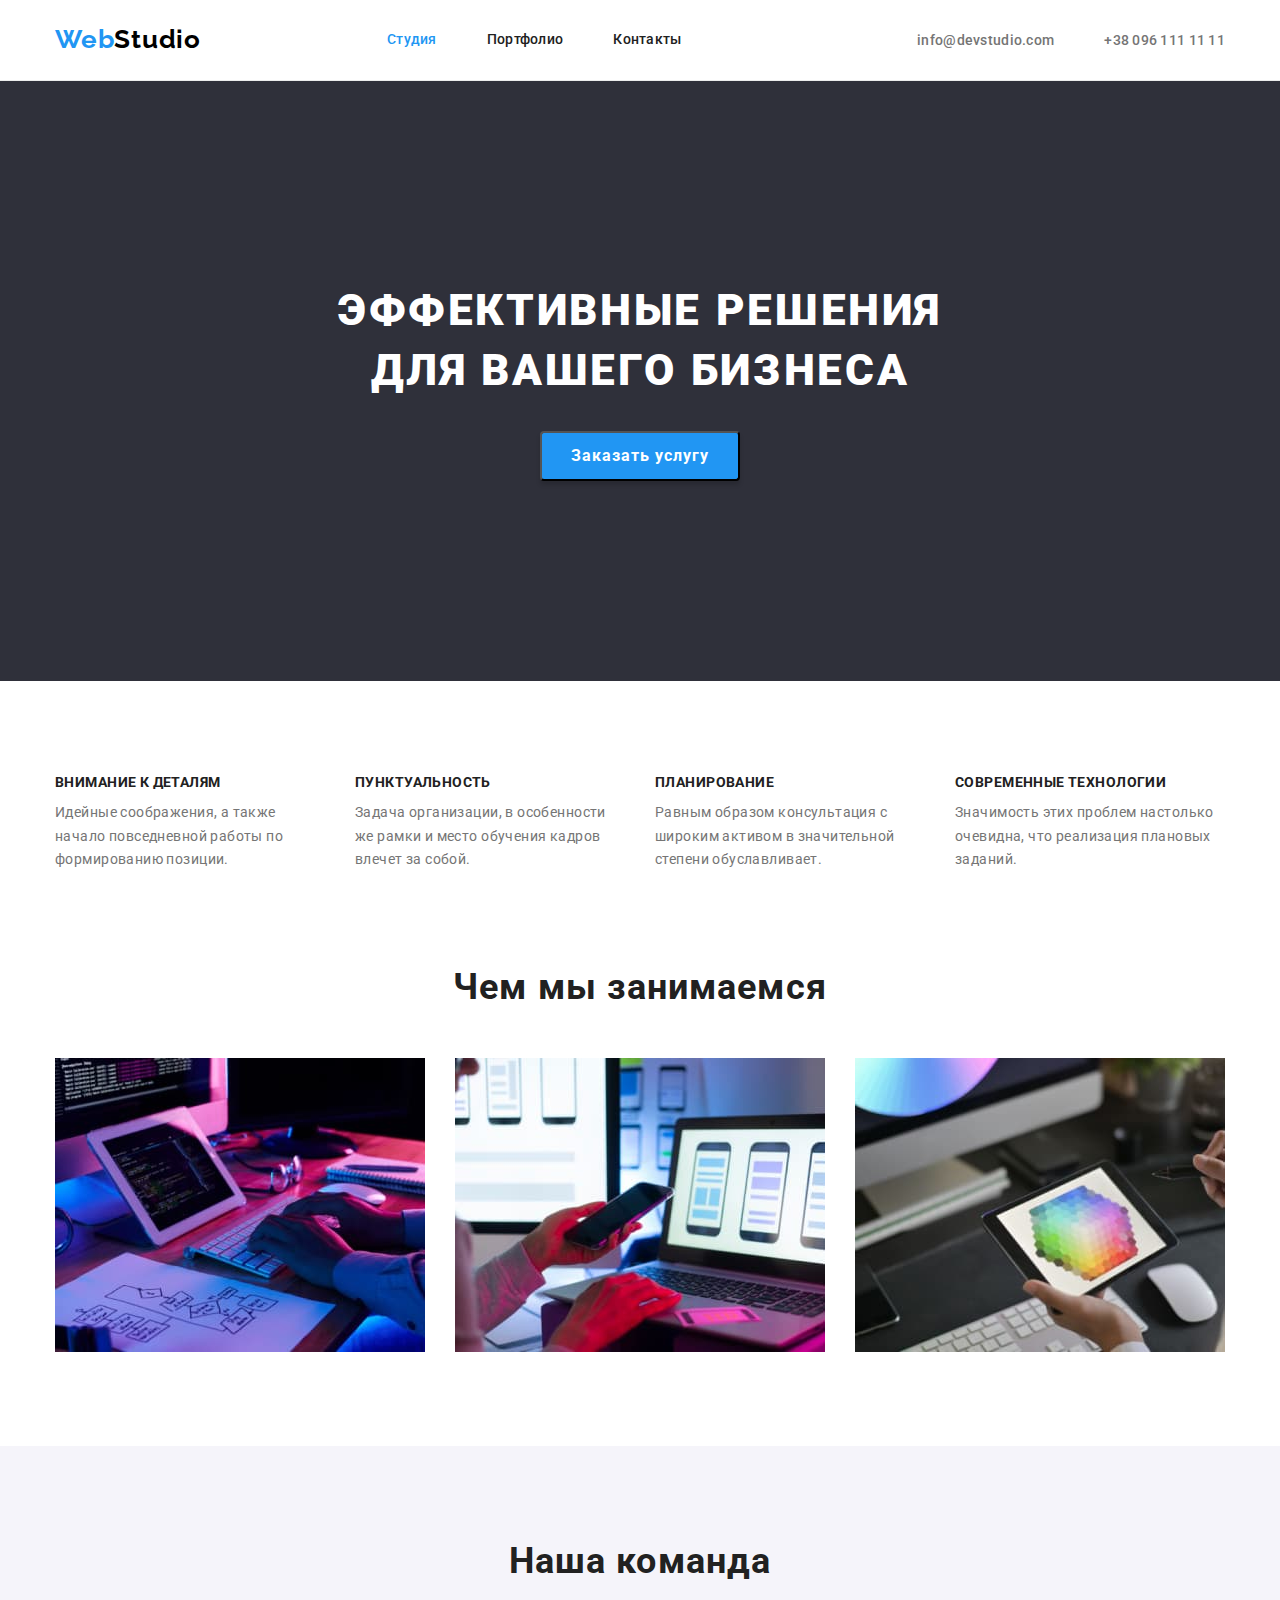
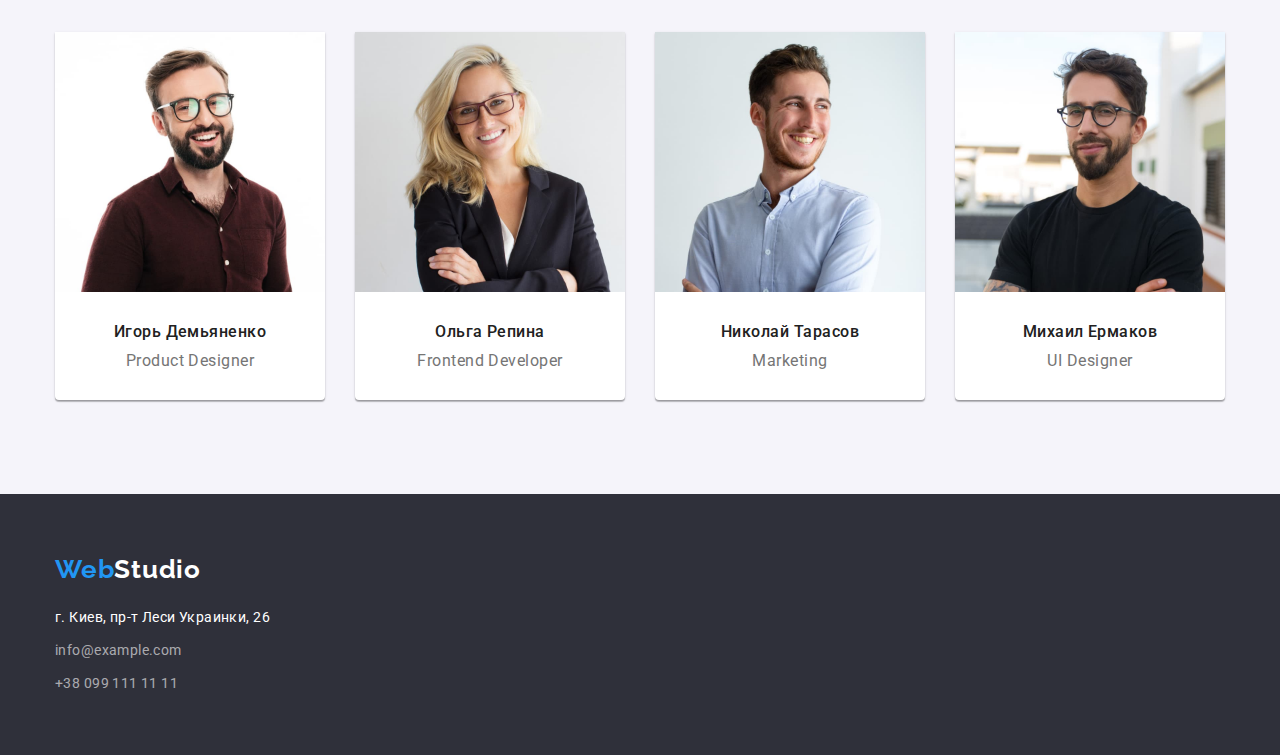
<file: index.html>
<!DOCTYPE html>
<html lang="ru">
<head>
    <meta charset="UTF-8">
    <meta http-equiv="X-UA-Compatible" content="IE=edge">
    <meta name="viewport" content="width=device-width, initial-scale=1.0">
    <title>WebStudio</title>
    <link rel="preconnect" href="https://fonts.googleapis.com">
    <link rel="preconnect" href="https://fonts.gstatic.com" crossorigin>
    <link href="https://fonts.googleapis.com/css2?family=Raleway:ital,wght@0,700;1,700&family=Roboto:wght@400;500;700;900&display=swap" rel="stylesheet">
    <link rel="stylesheet" href="./css/modern-normalize.css">
    <link rel="stylesheet" href="./css/styles.css" />
</head>
<body>
    <!--заголовок-->
    <header class="main-header">
        <div class="header-container container">
            <nav class="navigation">    
                <a href="index.html" class="logo logo-top link">Web<span class="logo-half">Studio</span></a>
                <ul class="navigation-pages list">
                    <li class="navigation-page"><a href="index.html" class="navigation-page-link link current">Студия</a></li>
                    <li class="navigation-page"><a href="portfolio.html" class="navigation-page-link link">Портфолио</a></li>
                    <li class="navigation-page"><a href="#3" class="navigation-page-link link">Контакты</a></li>
                </ul>
            </nav>
            <ul class="contacts list">
                <li class="contact"> <a href="mailto:info@devstudio.com" class="contact-link link">info@devstudio.com</a> </li>
                <li class="contact"> <a href="tel:+380961111111" class="contact-link link">+38 096 111 11 11</a> </li>
            </ul>
        </div>        
    </header>
    <!--основная часть-->
    <main>
    <!--герой-->    
        <section class="hero">
            <div class="container">
                <h1 class="hero-header">Эффективные решения для вашего бизнеса</h1>
                <button class="hero-btn" type="button">Заказать услугу</button>
            </div>       
        </section>
    <!--преимущества-->   
        <section class="advantages section">
            <div class="container">
                <h2 class="advantages-header visually-hidden">преимушества</h2>
                <ul class="our-advantages list">
                    <li class="our-advantage">
                        <h3 class="our-advantage-header section-header">Внимание к деталям</h3>
                        <p class="our-advantage-text section-description">Идейные соображения, а также начало повседневной работы по формированию позиции.</p>
                    </li>
                    <li class="our-advantage">
                        <h3 class="our-advantage-header section-header">Пунктуальность</h3>
                        <p class="our-advantage-text section-description">Задача организации, в особенности же рамки и место обучения кадров влечет за собой.</p>
                    </li>
                    <li class="our-advantage">
                        <h3 class="our-advantage-header section-header">Планирование</h3>
                        <p class="our-advantage-text section-description">Равным образом консультация с широким активом в значительной степени обуславливает.</p>
                    </li>
                    <li class="our-advantage">
                        <h3 class="our-advantage-header section-header">Современные технологии</h3>
                        <p class="our-advantage-text section-description">Значимость этих проблем настолько очевидна, что реализация плановых заданий.</p>
                    </li>
                </ul>
            </div>
        </section>
    <!--примеры работ-->    
        <section class="examples">
            <div class="container">
                <h2 class="examples_header section-top-header">Чем мы занимаемся</h2>
                <ul class="our-examples list">
                    <li class="our_example"><img src="./images/examples/example1.jpg" alt="пример работы 1" width="370" height="294"></li>
                    <li class="our_example"><img src="./images/examples/example2.jpg" alt="пример работы 2" width="370" height="294"></li>
                    <li class="our_example"><img src="./images/examples/example3.jpg" alt="пример работы 3" width="370" height="294"></li>
                </ul>
            </div>
        </section>
    <!--команда-->
        <section class="team section">
            <div class="container">
                <h2 class="team-header section-top-header">Наша команда</h2>
                <ul class="team-units list">
                    <li class="team-unit">
                        <img src="./images/team/team1.jpg" alt="сотрудник 1" class="team_unit_photo" width="270" height="260">
                        <div class="team-unit-info">
                            <h3 class="team-unit-name section-header">Игорь Демьяненко</h3>
                            <p class="team-unit-title section-description">Product Designer</p>
                        </div>
                    </li>
                    <li class="team-unit">
                        <img src="./images/team/team2.jpg" alt="сотрудник 2" class="team_unit_photo" width="270" height="260">
                        <div class="team-unit-info">
                            <h3 class="team-unit-name section-header">Ольга Репина</h3>
                            <p class="team-unit-title section-description">Frontend Developer</p>
                        </div>
                    </li>
                    <li class="team-unit">
                        <img src="./images/team/team3.jpg" alt="сотрудник 3" class="team_unit_photo" width="270" height="260">
                        <div class="team-unit-info">
                            <h3 class="team-unit-name section-header">Николай Тарасов</h3>
                            <p class="team-unit-title section-description">Marketing</p>
                        </div>
                    </li>
                    <li class="team-unit">
                        <img src="./images/team/team4.jpg" alt="сотрудник 4" class="team_unit_photo" width="270" height="260">
                        <div class="team-unit-info">
                            <h3 class="team-unit-name section-header">Михаил Ермаков</h3>
                            <p class="team-unit-title section-description">UI Designer</p>
                        </div>
                    </li>
                </ul>
            </div>
        </section>    
    </main>
    <!--подвал-->
    <footer class="footer">
        <div class="container footer-container">
            <a href="index.html" class="logo link logo-bot">Web<span class="logo-half-dark">Studio</span></a>
            <address class="contacts-list" id="3">
                <ul class="contacts-bot list">
                    <li class="contact-bot"><a class="footer-contact-link link address map" href="https://goo.gl/maps/tf9V9uD1shakLC2a6" target="_blank" rel="nooppener noreferal">г. Киев, пр-т Леси Украинки, 26</a> </li>
                    <li class="contact-bot"><a class="footer-contact-link link address" href="mailto:info@example.com">info@example.com</a> </li>
                    <li class="contact-bot"><a class="footer-contact-link link address" href="tel:+380991111111">+38 099 111 11 11</a></li>
                </ul>
            </address>
        </div>
    </footer>
</body>
</html>
</file>
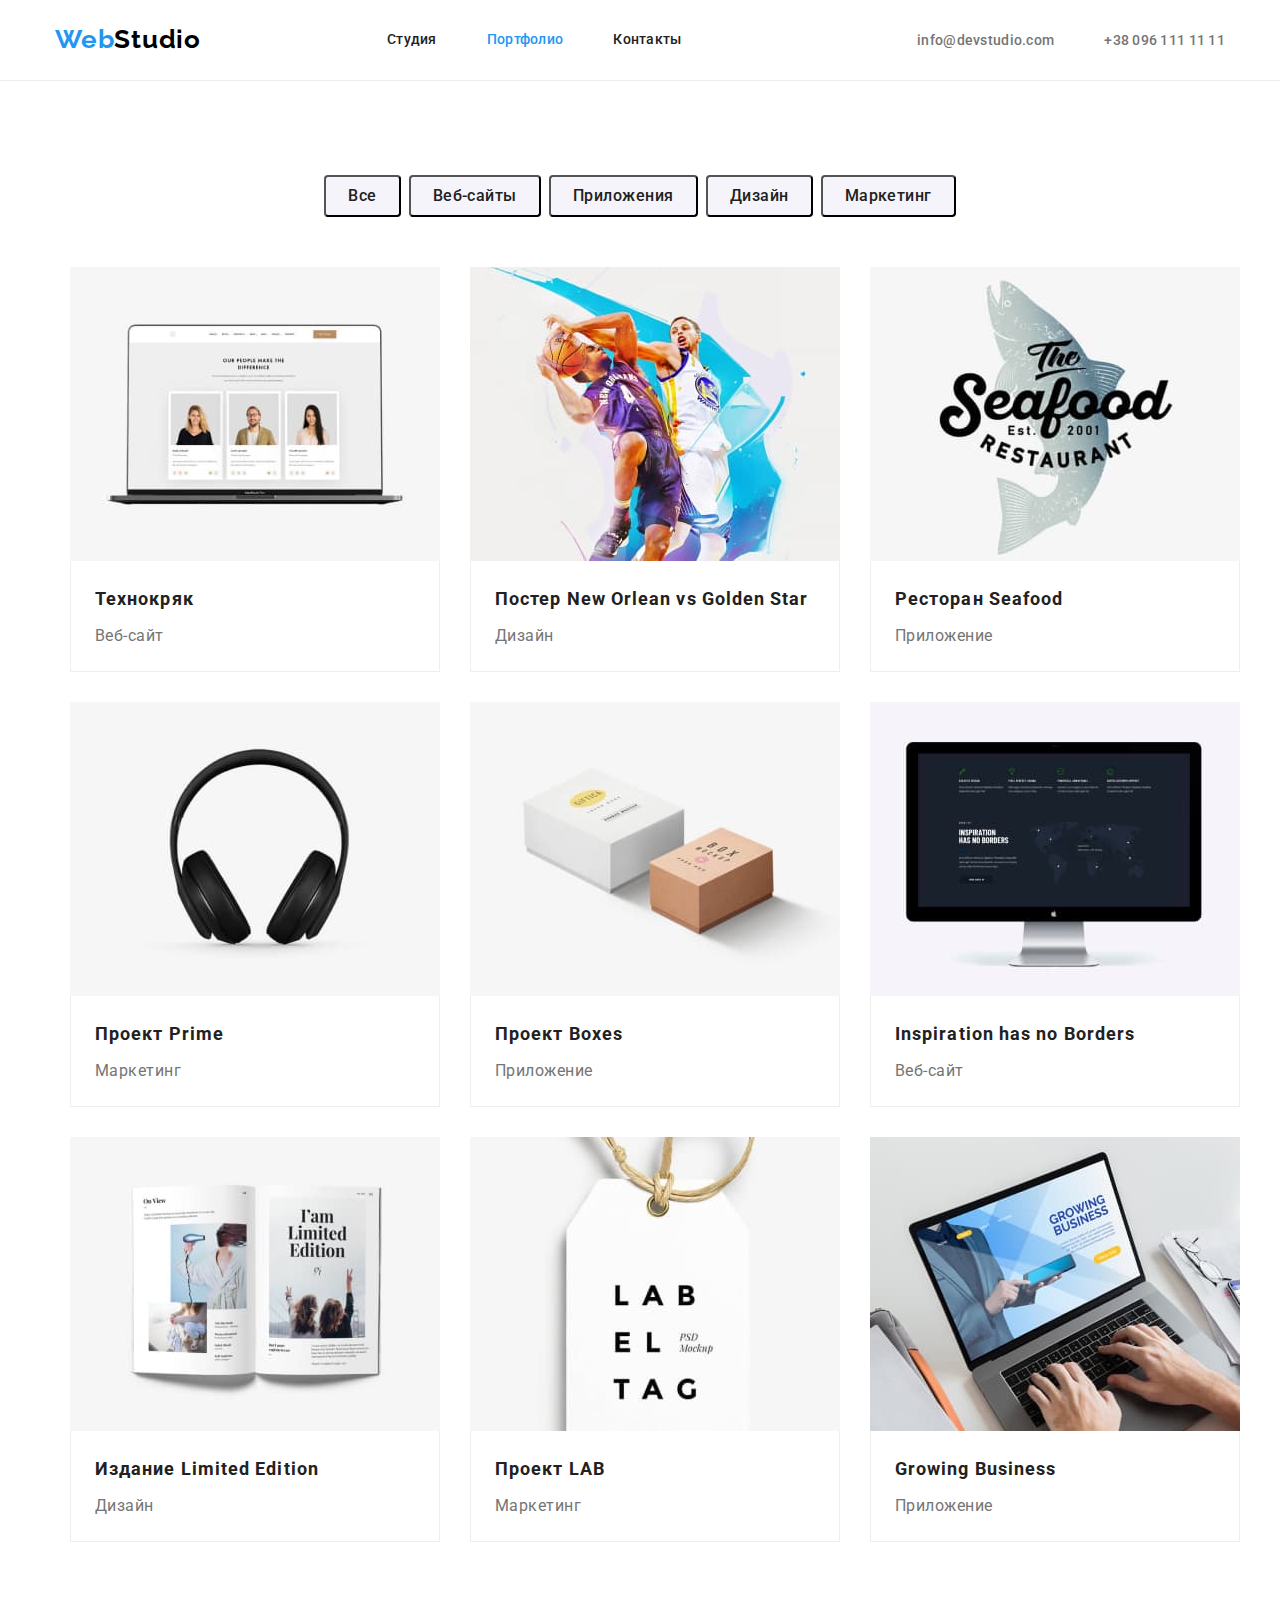
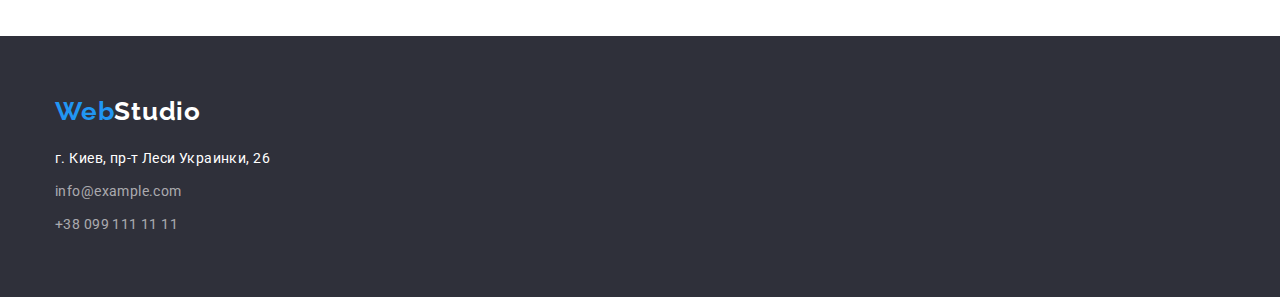
<file: portfolio.html>
<!DOCTYPE html>
<html lang="en">
<head>
    <meta charset="UTF-8">
    <meta http-equiv="X-UA-Compatible" content="IE=edge">
    <meta name="viewport" content="width=device-width, initial-scale=1.0">
    <title>WebStudio</title>
    <link rel="preconnect" href="https://fonts.googleapis.com">
    <link rel="preconnect" href="https://fonts.gstatic.com" crossorigin>
    <link href="https://fonts.googleapis.com/css2?family=Raleway:ital,wght@0,700;1,700&family=Roboto:wght@400;500;700;900&display=swap" rel="stylesheet">
    <link rel="stylesheet" href="./css/modern-normalize.css">
    <link rel="stylesheet" href="./css/styles.css" />
</head>
<body>
    <!--заголовок-->
    <header class="main-header">
        <div class="header-container container">
            <nav class="navigation">    
                <a href="index.html" class="logo logo-top link">Web<span class="logo-half">Studio</span></a>
                <ul class="navigation-pages list">
                    <li class="navigation-page"><a href="index.html" class="navigation-page-link link">Студия</a></li>
                    <li class="navigation-page"><a href="portfolio.html" class="navigation-page-link link current">Портфолио</a></li>
                    <li class="navigation-page"><a href="#3" class="navigation-page-link link">Контакты</a></li>
                </ul>
            </nav>
            <ul class="contacts list">
                <li class="contact"> <a href="mailto:info@devstudio.com" class="contact-link link">info@devstudio.com</a> </li>
                <li class="contact"> <a href="tel:+380961111111" class="contact-link link">+38 096 111 11 11</a> </li>
            </ul>
        </div>        
    </header>
    <!-- основная часть -->
    <main>
    <!-- герой -->
        <section class="portfolio-filter section">
            <div class="container">
                <h1 class="portfolio-header visually-hidden">Portfolio</h1>
                <!-- фильтр -->
                <ul class="portfolio-filter-list list">
                    <li class="portfolio-filter-list-item"><button class="filter-btn" type="button">Все</button></li>
                    <li class="portfolio-filter-list-item"><button class="filter-btn" type="button">Веб-сайты</button></li>
                    <li class="portfolio-filter-list-item"><button class="filter-btn" type="button">Приложения</button></li>
                    <li class="portfolio-filter-list-item"><button class="filter-btn" type="button">Дизайн</button></li>
                    <li class="portfolio-filter-list-item"><button class="filter-btn" type="button">Маркетинг</button></li>
                </ul>
                <!-- список проектов -->
                <ul class="portfolio-examples-list container list">
                    <li class="portfolio-example">
                        <a class="link" href="">
                        <img src="./images/portfolio/technocrack.jpg" alt="Веб-сайт компании Технокряк" width="370" height="294" class="img">
                        <div class="portfolio-example-text">
                            <h3 class="portfolio-example-name section-header">Технокряк</h3>
                            <p class="portfolio-example-description section-description">Веб-сайт</p>
                        </div>
                        </a>
                    </li>
                    <li class="portfolio-example">
                        <a class="link" href="">
                        <img src="./images/portfolio/new_orlean.jpg" alt="Изображение постера игры команд New Orlean и Golden Star" width="370" height="294">
                        <div class="portfolio-example-text">
                            <h3 class="portfolio-example-name section-header">Постер New Orlean vs Golden Star</h3>
                            <p class="portfolio-example-description section-description">Дизайн</p>
                        </div>
                        </a>
                    </li>
                    <li class="portfolio-example">
                        <a class="link" href="">
                        <img src="./images/portfolio/seafood.jpg" alt="Иконка приложения ресторана Seafood" width="370" height="294">
                        <div class="portfolio-example-text">
                            <h3 class="portfolio-example-name section-header">Ресторан Seafood</h3>
                            <p class="portfolio-example-description section-description">Приложение</p>
                        </div>
                        </a>
                    </li>
                    <li class="portfolio-example">
                        <a class="link" href="">
                        <img src="./images/portfolio/prime.jpg" alt="Наушники">
                        <div class="portfolio-example-text">
                            <h3 class="portfolio-example-name section-header">Проект Prime</h3>
                            <p class="portfolio-example-description section-description">Маркетинг</p>
                        </div>
                        </a>
                    </li>
                    <li class="portfolio-example">
                        <a class="link" href="">
                        <img src="./images/portfolio/boxes.jpg" alt="2 коробочки" width="370" height="294">
                        <div class="portfolio-example-text">
                            <h3 class="portfolio-example-name section-header">Проект Boxes</h3>
                            <p class="portfolio-example-description section-description">Приложение</p>
                        </div>
                        </a>
                    </li>
                    <li class="portfolio-example">
                        <a class="link" href="">
                        <img src="./images/portfolio/inspiration.jpg" alt="Веб-сайт компании Inspiration has no Borders" width="370" height="294">
                        <div class="portfolio-example-text">
                            <h3 class="portfolio-example-name section-header">Inspiration has no Borders</h3>
                            <p class="portfolio-example-description section-description">Веб-сайт</p>
                        </div>
                        </a>
                    </li>
                    <li class="portfolio-example">
                        <a class="link" href="">
                        <img src="./images/portfolio/limited_edition.jpg" alt="Журнал в развернутом виде" width="370" height="294">
                        <div class="portfolio-example-text">
                            <h3 class="portfolio-example-name section-header">Издание Limited Edition</h3>
                            <p class="portfolio-example-description section-description">Дизайн</p>
                        </div>
                        </a>
                    </li>
                    <li class="portfolio-example">
                        <a class="link" href="">
                        <img src="./images/portfolio/lab.jpg" alt="Стильная этикетка" width="370" height="294">
                        <div class="portfolio-example-text">
                            <h3 class="portfolio-example-name section-header">Проект LAB</h3>
                            <p class="portfolio-example-description section-description">Маркетинг</p>
                        </div>
                        </a>
                    </li>
                    <li class="portfolio-example">
                        <a class="link" href="">
                        <img src="./images/portfolio/growing_business.jpg" alt="Ноутбук с приложением Growing Business" width="370" height="294">
                        <div class="portfolio-example-text">
                            <h3 class="portfolio-example-name section-header">Growing Business</h3>
                            <p class="portfolio-example-description section-description">Приложение</p>
                        </div>
                        </a>
                    </li>
                </ul>
            </div>
        </section>
    </main>
    <!--подвал-->
    <footer class="footer">
        <div class="container footer-container">
            <a href="index.html" class="logo link logo-bot">Web<span class="logo-half-dark">Studio</span></a>
            <address class="contacts-list" id="3">
                <ul class="contacts-bot list">
                    <li class="contact-bot"><a class="footer-contact-link link address map" href="https://goo.gl/maps/tf9V9uD1shakLC2a6" target="_blank" rel="nooppener noreferal">г. Киев, пр-т Леси Украинки, 26</a> </li>
                    <li class="contact-bot"><a class="footer-contact-link link address" href="mailto:info@example.com">info@example.com</a> </li>
                    <li class="contact-bot"><a class="footer-contact-link link address" href="tel:+380991111111">+38 099 111 11 11</a></li>
                </ul>
            </address>
        </div>
    </footer>
</body>
</html>
</file>
<file: css/styles.css>
:root {
    --main-color: #2196F3;
    --secondary-color: #000;
    --third-color: #757575;
    --main-font: 'roboto', sans-serif;
    --secondary-font: 'Raleway', sans-serif;
}
body {
    font-family: var(--main-font);
    color: #212121;
}
h1,
h2,
h3,
h4,
h5,
h6,
p {
  margin-top: 0;
  margin-bottom: 0;
}
ul,
ol {
  margin-top: 0;
  margin-bottom: 0;
  padding-left: 0;
}
img {
  display: block;
}
.link {
    text-decoration: none;
}
.list {
    list-style: none;
}
.address {
    font-style: normal;
}
.container {
    width: 1200px;
    padding-left: 15px;
    padding-right: 15px;
    margin-top: auto;
    margin: auto;
}
.visually-hidden {
    position: absolute;
    width: 1px;
    height: 1px;
    margin: -1px;
    border: 0;
    padding: 0;
    
    white-space: nowrap;
    clip-path: inset(100%);
    clip: rect(0 0 0 0);
    overflow: hidden;
  }
/* components */
.logo {
    font-family: var(--secondary-font);
    font-weight: 700;
    font-size: 26px;
    line-height: 1.2;
    letter-spacing: 0.03em; 
    color: var(--main-color);
}
.section-header  {  
    letter-spacing: 0.03em;
    color: #212121;
}
.section-description {
    letter-spacing: 0.03em;
    color: var(--third-color);
}
.section-top-header {
    font-weight: 700;
    font-size: 36px;
    line-height: 42px;
    text-align: center;
    letter-spacing: 0.03em;
    color: #212121;
}
.section {
    padding-top: 94px;
    padding-bottom: 94px;
}
/* /components */
/* header */
.main-header {
    background-color: #FFFFFF;
    border-bottom: 1px solid #ECECEC;
    margin-top: 0;
    margin-bottom: 0;
}
.header-container {
    display: flex;
    justify-content: space-between;
    align-items: center;
    
}
.navigation {
    display: flex;
}
.logo-top {
    padding-top: 24px;
    padding-bottom: 24px;
    margin-right: 93px;
}
.logo-half {
    color: var(--secondary-color);
}
.navigation-pages {
    display: flex;
    margin-left: 93px;
}
.navigation-page {
    display: flex;
}
.navigation-page-link {
    font-weight: 500;
    font-size: 14px;
    line-height: 1.14;
    letter-spacing: 0.02em;
    color: #212121;
    padding-top: 32px;
    padding-bottom: 32px;
    align-items: center;
}
.navigation-page:not(:last-child) {
    margin-right: 50px;
}
.contacts {
    display: flex;
}
.contact:not(:first-child) {
    margin-left: 50px;
}
.contact-link {
    font-weight: 500;
    font-size: 14px;
    line-height: 1.14;
    letter-spacing: 0.02em;
    color: var(--third-color);
}
.current {
    color: var(--main-color);
}  
.navigation-page-link:hover, 
.navigation-page-link:focus,
.contact-link:hover,
.contact-link:focus {
    color: var(--main-color);
}
/* /header */
/* hero */
.hero {
    background: #2F303A;
    padding-top: 200px;
    padding-bottom: 200px;
}
.hero-header {
    font-weight: 900;
    font-size: 44px;
    line-height: 1.36;
    text-align: center;
    letter-spacing: 0.06em;
    text-transform: uppercase;
    color: #FFFFFF;
    width: 696px;
    margin-left: auto;
    margin-right: auto;
}
.hero-btn {
    font-weight: 700;
    font-size: 16px;
    line-height: 30px;
    display: flex;
    text-align: center;
    letter-spacing: 0.06em;
    color: #FFFFFF;
    width: 200px;
    height: 50px;
    background: var(--main-color);
    box-shadow: 0px 4px 4px rgba(0, 0, 0, 0.15);
    border-radius: 4px;
    cursor: pointer;
    margin-left: auto;
    margin-right: auto;
    margin-top: 30px;
    justify-content: center;
    align-items: center;
}
.hero-btn:hover,
.hero-btn:focus {
    background: #188CE8;
}
/* /hero */
/* advantages */
.our-advantages {
    display: flex;
    justify-content: space-between;
}
.our-advantage {
    width: 270px;
}
.our-advantage-header {
    font-weight: 700;
    text-transform: uppercase;
    font-size: 14px;
    line-height: 1.14;
    width: 270px;
    margin-bottom: 10px;
}
.our-advantage-text {
    font-size: 14px;
    line-height: 1.71;
}
/* /advantages */
/* examples */
.examples {
    padding-bottom: 94px;
}
.our-examples {
    display: flex;
    justify-content: space-between;
    margin-top: 50px;
}
/* /examples */
/* our team */
.team {
    background: #F5F4FA;
}
.team-units {
    display: flex;
    justify-content: space-between;
    margin-top: 50px;
}
.team-unit {
    background-color: #FFFFFF;
    box-shadow: 0px 1px 3px rgba(0, 0, 0, 0.12), 0px 1px 1px rgba(0, 0, 0, 0.14), 0px 2px 1px rgba(0, 0, 0, 0.2);
    border-radius: 0px 0px 4px 4px;
}
.team-unit-info {
    padding: 30px 10px 30px 10px;
}
.team-unit-name {
    font-weight: 500;
    font-size: 16px;
    line-height: 1.19;
    text-align: center;
    margin-bottom: 10px;
}
.team-unit-title {
    font-size: 16px;
    line-height: 1.19;
    text-align: center;
}

/* /our team */
/* filter */
.portfolio-filter {
    
}
.portfolio-filter-list {
    display: flex;
    justify-content: center;
    margin-bottom: 50px;
}
.portfolio-filter-list-item:not(:last-child) {
    margin-right: 8px;
}
.filter-btn {
    font-weight: 500;
    font-size: 16px;
    line-height: 1.62;
    text-align: center;
    letter-spacing: 0.03em;
    color: #212121;
    background: #F5F4FA;
    border-radius: 4px;
    cursor: pointer;
    padding: 6px 22px;
}
.filter-btn:hover,
.filter-btn:focus {
    background: var(--main-color);
    color: #FFFFFF;
}
.portfolio-examples {
    padding-bottom: 80px;
}
.portfolio-examples-list {
    display: flex;
    flex-wrap: wrap;
    justify-content: space-between;
}   
.portfolio-example-name {
    font-weight: 700;
    font-size: 18px;
    line-height: 2;
    letter-spacing: 0.06em;
    margin-bottom: 4px;
}
.img {
    display: block;
}
.portfolio-example-description {
    font-size: 16px;
    line-height: 1.87;
}
.portfolio-example-text {
    padding: 20px 24px;
    border: #EEEEEE solid 1px;
    border-top: none;
}
.portfolio-example:nth-child(-n+6) {
    margin-bottom: 30px;
}
/* /filter */
/* footer */
.footer {
    background: #2F303A;
    padding-top: 60px;
    padding-bottom: 60px;
}
.footer-container {
    display: flex;
    flex-direction: column;
}
.logo-bot {
    margin-bottom: 20px;
}
.logo-half-dark {
    color: #FFFFFF;
}
.footer-contact-link {
    font-size: 14px;
    line-height: 1.71;
    letter-spacing: 0.03em;
    color: rgba(255, 255, 255, 0.6);
}
.contact-bot:not(:last-child) {
    margin-bottom: 9px;
}
.map {
    color: #FFFFFF;    
}
.footer-contact-link:hover,
.footer-contact-link:focus {
    color: var(--main-color);
}
/* /footer */
</file>
